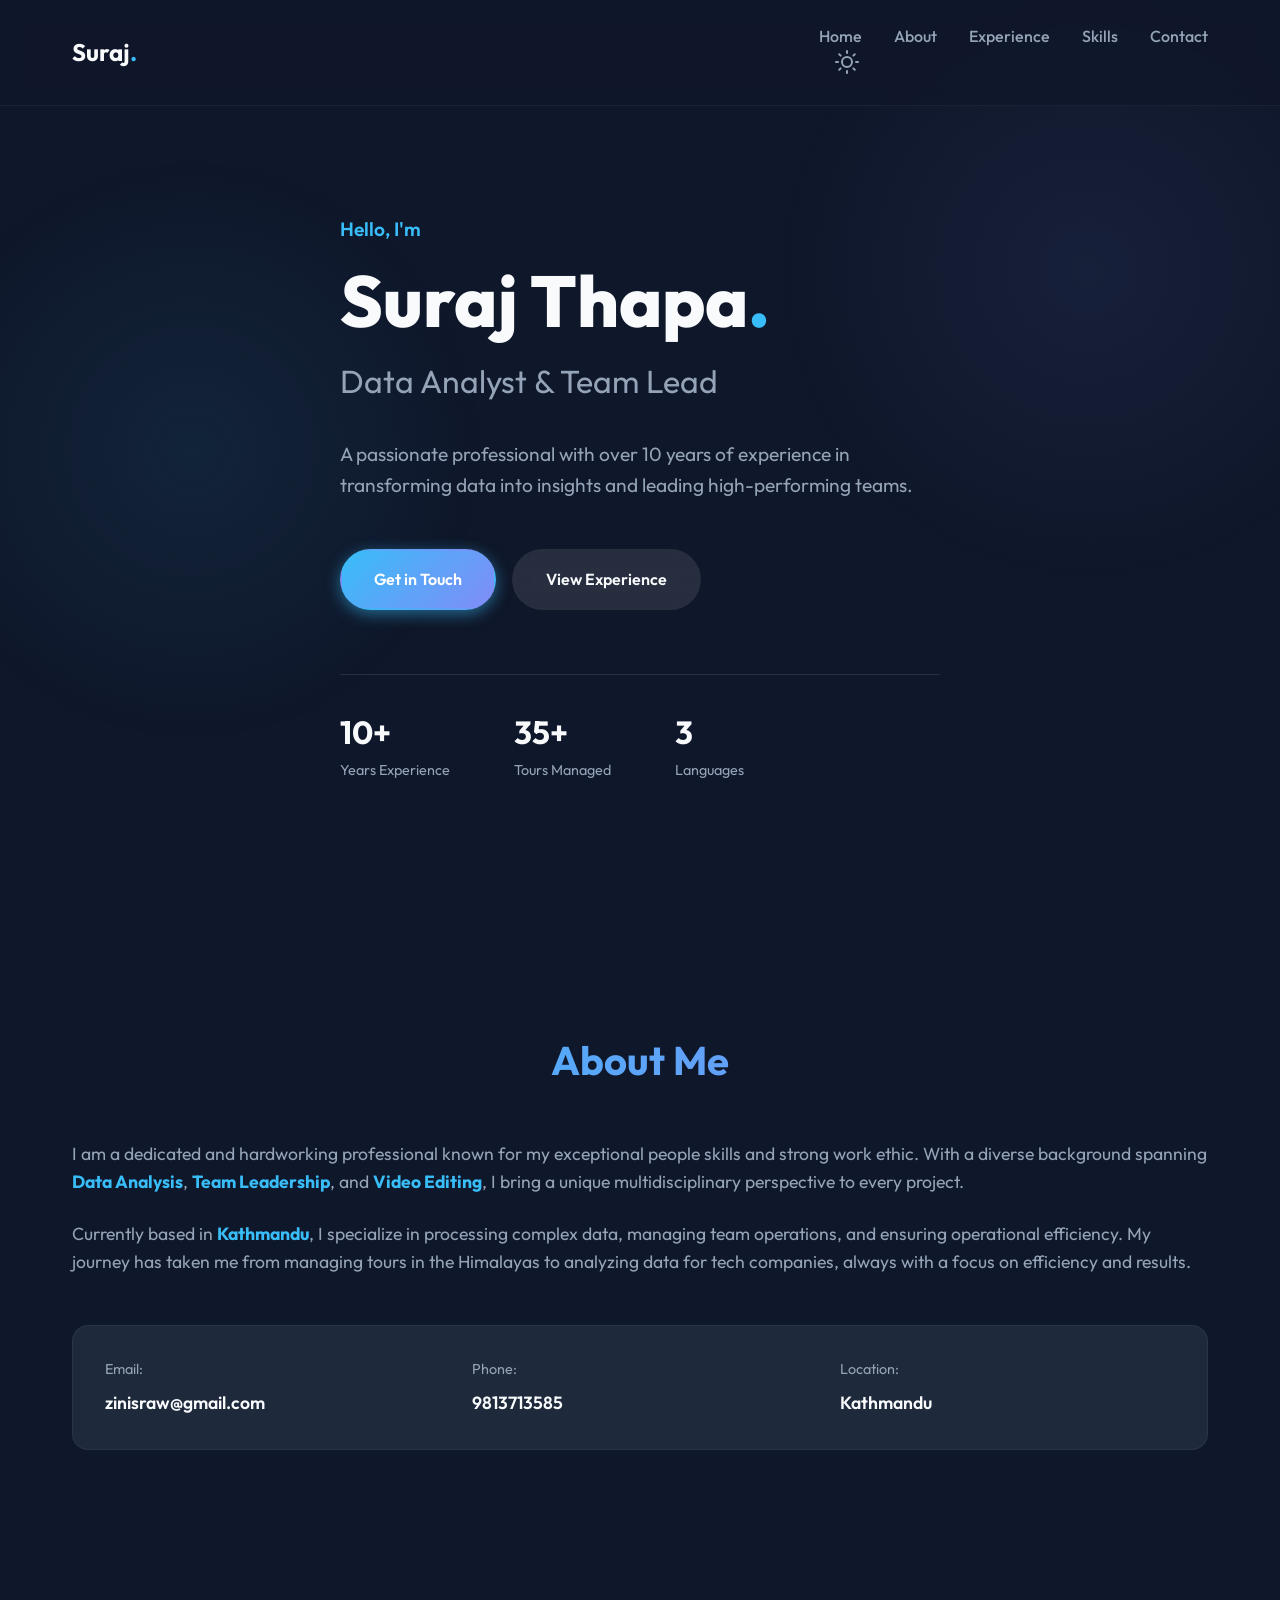
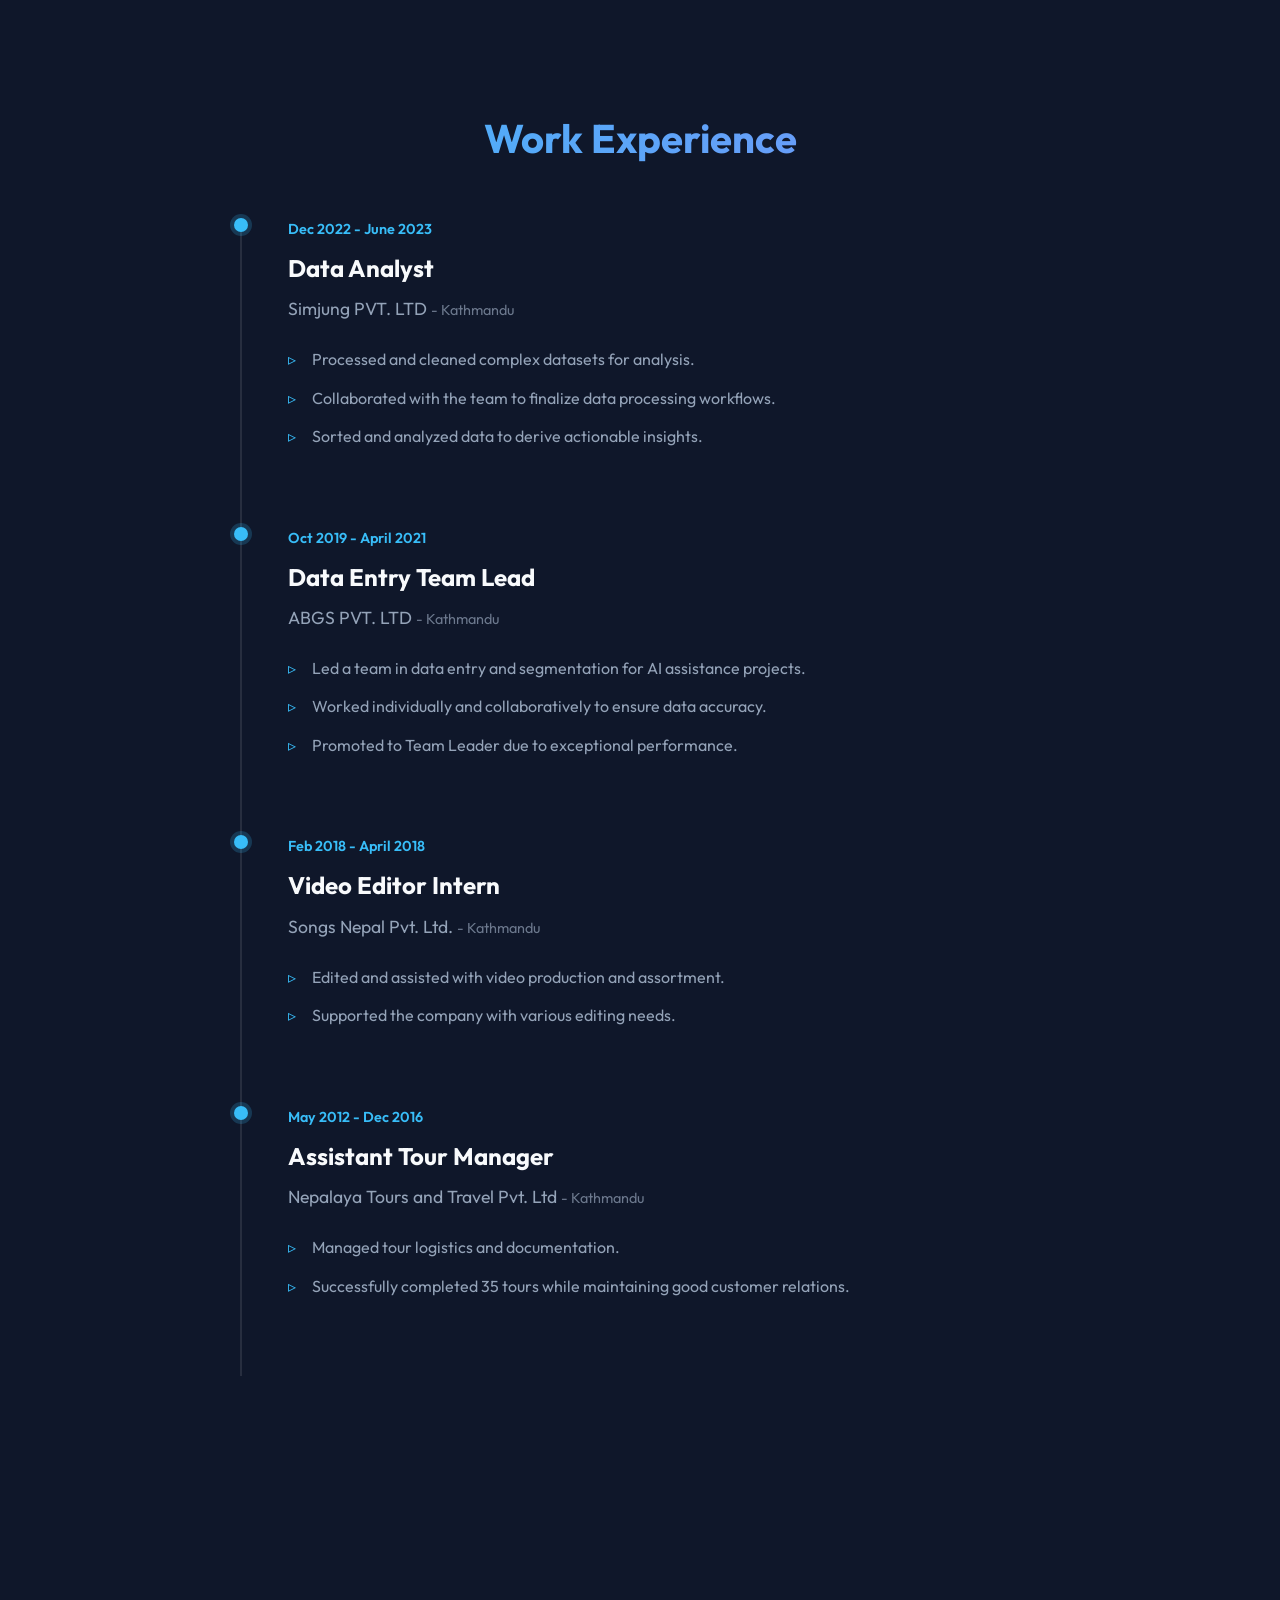
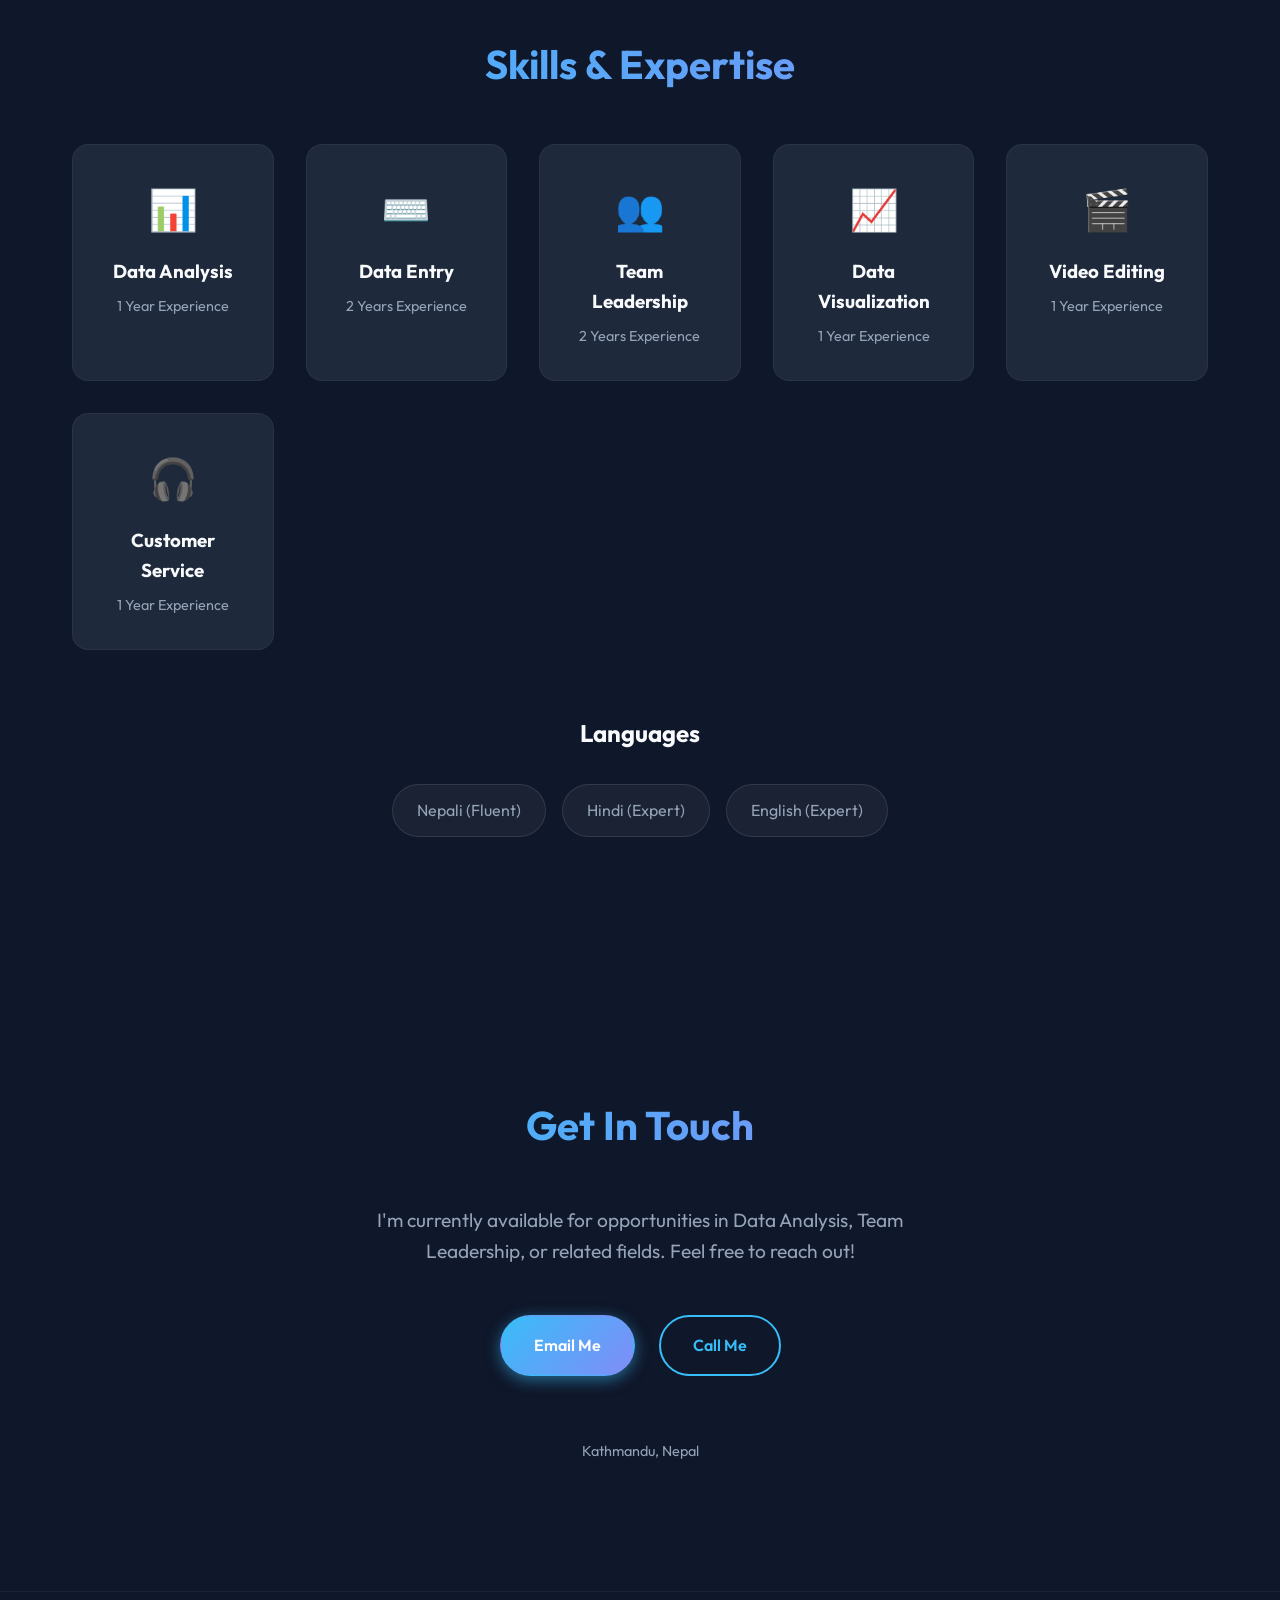
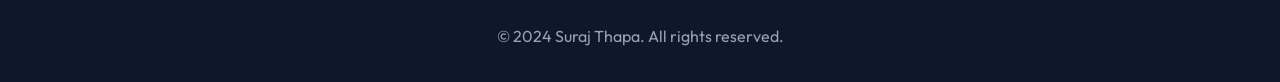
<file: index.html>
<!DOCTYPE html>
<html lang="en">

<head>
    <meta charset="UTF-8">
    <meta name="viewport" content="width=device-width, initial-scale=1.0">
    <title>Suraj Thapa | Data Analyst & Team Lead</title>
    <meta name="description"
        content="Portfolio of Suraj Thapa, a Data Analyst and Team Lead with over 10 years of experience.">
    <link rel="preconnect" href="https://fonts.googleapis.com">
    <link rel="preconnect" href="https://fonts.gstatic.com" crossorigin>
    <link href="https://fonts.googleapis.com/css2?family=Outfit:wght@300;400;500;600;700;800&display=swap"
        rel="stylesheet">
    <link rel="stylesheet" href="style.css">
</head>

<body>
    <div class="background-gradient"></div>

    <header class="header">
        <div class="container header-container">
            <a href="#" class="logo">Suraj<span class="accent">.</span></a>
            <nav class="nav">
                <ul class="nav-list">
                    <li><a href="#home" class="nav-link">Home</a></li>
                    <li><a href="#about" class="nav-link">About</a></li>
                    <li><a href="#experience" class="nav-link">Experience</a></li>
                    <li><a href="#skills" class="nav-link">Skills</a></li>
                    <li><a href="#contact" class="nav-link">Contact</a></li>
                </ul>
                <button class="theme-toggle" aria-label="Toggle theme">
                    <svg class="icon-sun" xmlns="http://www.w3.org/2000/svg" width="24" height="24" viewBox="0 0 24 24"
                        fill="none" stroke="currentColor" stroke-width="2" stroke-linecap="round"
                        stroke-linejoin="round">
                        <circle cx="12" cy="12" r="5"></circle>
                        <line x1="12" y1="1" x2="12" y2="3"></line>
                        <line x1="12" y1="21" x2="12" y2="23"></line>
                        <line x1="4.22" y1="4.22" x2="5.64" y2="5.64"></line>
                        <line x1="18.36" y1="18.36" x2="19.78" y2="19.78"></line>
                        <line x1="1" y1="12" x2="3" y2="12"></line>
                        <line x1="21" y1="12" x2="23" y2="12"></line>
                        <line x1="4.22" y1="19.78" x2="5.64" y2="18.36"></line>
                        <line x1="18.36" y1="5.64" x2="19.78" y2="4.22"></line>
                    </svg>
                </button>
                <button class="mobile-menu-btn" aria-label="Menu">
                    <span class="bar"></span>
                    <span class="bar"></span>
                </button>
            </nav>
        </div>
    </header>

    <main>
        <section id="home" class="hero">
            <div class="container hero-content">
                <p class="hero-greeting">Hello, I'm</p>
                <h1 class="hero-title">Suraj Thapa<span class="accent">.</span></h1>
                <h2 class="hero-subtitle">Data Analyst & Team Lead</h2>
                <p class="hero-desc">A passionate professional with over 10 years of experience in transforming data
                    into insights and leading high-performing teams.</p>
                <div class="hero-cta">
                    <a href="#contact" class="btn btn-primary">Get in Touch</a>
                    <a href="#experience" class="btn btn-secondary">View Experience</a>
                </div>
                <div class="hero-stats">
                    <div class="stat-item">
                        <span class="stat-number">10+</span>
                        <span class="stat-label">Years Experience</span>
                    </div>
                    <div class="stat-item">
                        <span class="stat-number">35+</span>
                        <span class="stat-label">Tours Managed</span>
                    </div>
                    <div class="stat-item">
                        <span class="stat-number">3</span>
                        <span class="stat-label">Languages</span>
                    </div>
                </div>
            </div>
        </section>

        <section id="about" class="section about">
            <div class="container about-container">
                <div class="about-content">
                    <h2 class="section-title">About Me</h2>
                    <p class="about-text">
                        I am a dedicated and hardworking professional known for my exceptional people skills and strong
                        work ethic.
                        With a diverse background spanning <strong>Data Analysis</strong>, <strong>Team
                            Leadership</strong>, and <strong>Video Editing</strong>,
                        I bring a unique multidisciplinary perspective to every project.
                    </p>
                    <p class="about-text">
                        Currently based in <strong>Kathmandu</strong>, I specialize in processing complex data, managing
                        team operations, and ensuring operational efficiency.
                        My journey has taken me from managing tours in the Himalayas to analyzing data for tech
                        companies, always with a focus on efficiency and results.
                    </p>
                    <div class="personal-info">
                        <div class="info-item">
                            <span class="info-label">Email:</span>
                            <span class="info-value">zinisraw@gmail.com</span>
                        </div>
                        <div class="info-item">
                            <span class="info-label">Phone:</span>
                            <span class="info-value">9813713585</span>
                        </div>
                        <div class="info-item">
                            <span class="info-label">Location:</span>
                            <span class="info-value">Kathmandu</span>
                        </div>
                    </div>
                </div>
            </div>
        </section>

        <section id="experience" class="section experience">
            <div class="container">
                <h2 class="section-title">Work Experience</h2>
                <div class="timeline">
                    <!-- Job 1 -->
                    <div class="timeline-item">
                        <div class="timeline-date">Dec 2022 - June 2023</div>
                        <div class="timeline-content">
                            <h3 class="timeline-role">Data Analyst</h3>
                            <h4 class="timeline-company">Simjung PVT. LTD <span class="location">- Kathmandu</span></h4>
                            <ul class="timeline-tasks">
                                <li>Processed and cleaned complex datasets for analysis.</li>
                                <li>Collaborated with the team to finalize data processing workflows.</li>
                                <li>Sorted and analyzed data to derive actionable insights.</li>
                            </ul>
                        </div>
                    </div>
                    <!-- Job 2 -->
                    <div class="timeline-item">
                        <div class="timeline-date">Oct 2019 - April 2021</div>
                        <div class="timeline-content">
                            <h3 class="timeline-role">Data Entry Team Lead</h3>
                            <h4 class="timeline-company">ABGS PVT. LTD <span class="location">- Kathmandu</span></h4>
                            <ul class="timeline-tasks">
                                <li>Led a team in data entry and segmentation for AI assistance projects.</li>
                                <li>Worked individually and collaboratively to ensure data accuracy.</li>
                                <li>Promoted to Team Leader due to exceptional performance.</li>
                            </ul>
                        </div>
                    </div>
                    <!-- Job 4 -->
                    <div class="timeline-item">
                        <div class="timeline-date">Feb 2018 - April 2018</div>
                        <div class="timeline-content">
                            <h3 class="timeline-role">Video Editor Intern</h3>
                            <h4 class="timeline-company">Songs Nepal Pvt. Ltd. <span class="location">- Kathmandu</span>
                            </h4>
                            <ul class="timeline-tasks">
                                <li>Edited and assisted with video production and assortment.</li>
                                <li>Supported the company with various editing needs.</li>
                            </ul>
                        </div>
                    </div>
                    <!-- Job 6 -->
                    <div class="timeline-item">
                        <div class="timeline-date">May 2012 - Dec 2016</div>
                        <div class="timeline-content">
                            <h3 class="timeline-role">Assistant Tour Manager</h3>
                            <h4 class="timeline-company">Nepalaya Tours and Travel Pvt. Ltd <span class="location">-
                                    Kathmandu</span></h4>
                            <ul class="timeline-tasks">
                                <li>Managed tour logistics and documentation.</li>
                                <li>Successfully completed 35 tours while maintaining good customer relations.</li>
                            </ul>
                        </div>
                    </div>
                </div>
            </div>
        </section>

        <section id="skills" class="section skills">
            <div class="container">
                <h2 class="section-title">Skills & Expertise</h2>
                <div class="skills-grid">
                    <div class="skill-card">
                        <div class="skill-icon">📊</div>
                        <h3 class="skill-name">Data Analysis</h3>
                        <p class="skill-level">1 Year Experience</p>
                    </div>
                    <div class="skill-card">
                        <div class="skill-icon">⌨️</div>
                        <h3 class="skill-name">Data Entry</h3>
                        <p class="skill-level">2 Years Experience</p>
                    </div>
                    <div class="skill-card">
                        <div class="skill-icon">👥</div>
                        <h3 class="skill-name">Team Leadership</h3>
                        <p class="skill-level">2 Years Experience</p>
                    </div>
                    <div class="skill-card">
                        <div class="skill-icon">📈</div>
                        <h3 class="skill-name">Data Visualization</h3>
                        <p class="skill-level">1 Year Experience</p>
                    </div>
                    <div class="skill-card">
                        <div class="skill-icon">🎬</div>
                        <h3 class="skill-name">Video Editing</h3>
                        <p class="skill-level">1 Year Experience</p>
                    </div>
                    <div class="skill-card">
                        <div class="skill-icon">🎧</div>
                        <h3 class="skill-name">Customer Service</h3>
                        <p class="skill-level">1 Year Experience</p>
                    </div>
                </div>

                <div class="languages-section">
                    <h3 class="subsection-title">Languages</h3>
                    <div class="languages-list">
                        <span class="language-tag">Nepali (Fluent)</span>
                        <span class="language-tag">Hindi (Expert)</span>
                        <span class="language-tag">English (Expert)</span>
                    </div>
                </div>
            </div>
        </section>

        <section id="contact" class="section contact">
            <div class="container">
                <div class="contact-wrapper">
                    <h2 class="section-title">Get In Touch</h2>
                    <p class="contact-text">
                        I'm currently available for opportunities in Data Analysis, Team Leadership, or related fields.
                        Feel free to reach out!
                    </p>
                    <div class="contact-actions">
                        <a href="mailto:zinisraw@gmail.com" class="btn btn-primary">Email Me</a>
                        <a href="tel:9813713585" class="btn btn-outline">Call Me</a>
                    </div>

                    <div class="footer-info">
                        <p>Kathmandu, Nepal</p>
                    </div>
                </div>
            </div>
        </section>
    </main>

    <footer class="footer">
        <div class="container">
            <p class="copyright">© 2024 Suraj Thapa. All rights reserved.</p>
        </div>
    </footer>

    <script src="script.js"></script>
</body>

</html>
</file>
<file: style.css>
:root {
    /* Colors */
    --bg-primary: #0f172a;
    --bg-secondary: #1e293b;
    --text-primary: #f8fafc;
    --text-secondary: #94a3b8;
    --accent: #38bdf8;
    --accent-glow: rgba(56, 189, 248, 0.5);
    --gradient-1: #38bdf8;
    --gradient-2: #818cf8;
    
    /* Spacing */
    --container-padding: 2rem;
    --section-spacing: 8rem;
    
    /* Transitions */
    --transition: all 0.3s ease;
}

* {
    margin: 0;
    padding: 0;
    box-sizing: border-box;
}

html {
    scroll-behavior: smooth;
}

body {
    font-family: 'Outfit', sans-serif;
    background-color: var(--bg-primary);
    color: var(--text-primary);
    line-height: 1.6;
    overflow-x: hidden;
}

/* Utilities */
.container {
    max-width: 1200px;
    margin: 0 auto;
    padding: 0 var(--container-padding);
}

.btn {
    display: inline-block;
    padding: 1rem 2rem;
    border-radius: 50px;
    font-weight: 600;
    text-decoration: none;
    transition: var(--transition);
    cursor: pointer;
    border: 2px solid transparent;
}

.btn-primary {
    background: linear-gradient(135deg, var(--gradient-1), var(--gradient-2));
    color: white;
    box-shadow: 0 4px 15px var(--accent-glow);
}

.btn-primary:hover {
    transform: translateY(-2px);
    box-shadow: 0 8px 25px var(--accent-glow);
}

.btn-secondary {
    background: rgba(255, 255, 255, 0.1);
    color: var(--text-primary);
    backdrop-filter: blur(10px);
}

.btn-secondary:hover {
    background: rgba(255, 255, 255, 0.2);
    transform: translateY(-2px);
}

.btn-outline {
    border-color: var(--accent);
    color: var(--accent);
}

.btn-outline:hover {
    background: var(--accent);
    color: white;
}

.section {
    padding: var(--section-spacing) 0;
}

.section-title {
    font-size: 2.5rem;
    margin-bottom: 3rem;
    text-align: center;
    background: linear-gradient(to right, var(--gradient-1), var(--gradient-2));
    -webkit-background-clip: text;
    -webkit-text-fill-color: transparent;
}

.accent {
    color: var(--accent);
}

/* Header */
.header {
    position: fixed;
    top: 0;
    left: 0;
    width: 100%;
    z-index: 1000;
    padding: 1.5rem 0;
    background: rgba(15, 23, 42, 0.8);
    backdrop-filter: blur(10px);
    border-bottom: 1px solid rgba(255, 255, 255, 0.05);
}

.header-container {
    display: flex;
    justify-content: space-between;
    align-items: center;
}

.logo {
    font-size: 1.5rem;
    font-weight: 700;
    color: var(--text-primary);
    text-decoration: none;
}

.nav-list {
    display: flex;
    gap: 2rem;
    list-style: none;
}

.nav-link {
    color: var(--text-secondary);
    text-decoration: none;
    font-weight: 500;
    transition: var(--transition);
}

.nav-link:hover {
    color: var(--accent);
}

.mobile-menu-btn {
    display: none;
    background: none;
    border: none;
    cursor: pointer;
}

.theme-toggle {
    background: none;
    border: none;
    color: var(--text-secondary);
    cursor: pointer;
    margin-left: 1rem;
}

/* Hero */
.hero {
    padding-top: 12rem;
    padding-bottom: 6rem;
    min-height: 100vh;
    display: flex;
    align-items: center;
    position: relative;
}

.hero-content {
    max-width: 800px;
}

.hero-greeting {
    color: var(--accent);
    font-weight: 600;
    margin-bottom: 1rem;
    font-size: 1.2rem;
}

.hero-title {
    font-size: 4.5rem;
    line-height: 1.1;
    margin-bottom: 1rem;
    font-weight: 800;
}

.hero-subtitle {
    font-size: 2rem;
    color: var(--text-secondary);
    margin-bottom: 2rem;
    font-weight: 400;
}

.hero-desc {
    font-size: 1.2rem;
    color: var(--text-secondary);
    margin-bottom: 3rem;
    max-width: 600px;
}

.hero-cta {
    display: flex;
    gap: 1rem;
    margin-bottom: 4rem;
}

.hero-stats {
    display: flex;
    gap: 4rem;
    padding-top: 2rem;
    border-top: 1px solid rgba(255, 255, 255, 0.1);
}

.stat-item {
    display: flex;
    flex-direction: column;
}

.stat-number {
    font-size: 2rem;
    font-weight: 700;
    color: var(--text-primary);
}

.stat-label {
    font-size: 0.9rem;
    color: var(--text-secondary);
}

/* About */
.about-container {
    display: grid;
    gap: 4rem;
}

.about-text {
    font-size: 1.1rem;
    color: var(--text-secondary);
    margin-bottom: 1.5rem;
}

.about-text strong {
    color: var(--accent);
}

.personal-info {
    display: grid;
    grid-template-columns: repeat(auto-fit, minmax(200px, 1fr));
    gap: 2rem;
    margin-top: 3rem;
    padding: 2rem;
    background: var(--bg-secondary);
    border-radius: 1rem;
    border: 1px solid rgba(255, 255, 255, 0.05);
}

.info-label {
    display: block;
    font-size: 0.9rem;
    color: var(--text-secondary);
    margin-bottom: 0.5rem;
}

.info-value {
    font-size: 1.1rem;
    font-weight: 600;
    color: var(--text-primary);
}

/* Experience Timeline */
.timeline {
    position: relative;
    max-width: 800px;
    margin: 0 auto;
}

.timeline::before {
    content: '';
    position: absolute;
    left: 0;
    top: 0;
    height: 100%;
    width: 2px;
    background: rgba(255, 255, 255, 0.1);
}

.timeline-item {
    position: relative;
    padding-left: 3rem;
    padding-bottom: 4rem;
}

.timeline-item::before {
    content: '';
    position: absolute;
    left: -6px;
    top: 0;
    width: 14px;
    height: 14px;
    border-radius: 50%;
    background: var(--accent);
    box-shadow: 0 0 0 4px rgba(56, 189, 248, 0.2);
}

.timeline-date {
    font-size: 0.9rem;
    color: var(--accent);
    margin-bottom: 0.5rem;
    font-weight: 600;
}

.timeline-role {
    font-size: 1.5rem;
    margin-bottom: 0.5rem;
}

.timeline-company {
    font-size: 1.1rem;
    color: var(--text-secondary);
    margin-bottom: 1.5rem;
    font-weight: 400;
}

.location {
    font-size: 0.9rem;
    opacity: 0.7;
}

.timeline-tasks {
    list-style: none;
}

.timeline-tasks li {
    position: relative;
    padding-left: 1.5rem;
    margin-bottom: 0.8rem;
    color: var(--text-secondary);
}

.timeline-tasks li::before {
    content: '▹';
    position: absolute;
    left: 0;
    color: var(--accent);
}

/* Skills */
.skills-grid {
    display: grid;
    grid-template-columns: repeat(auto-fit, minmax(200px, 1fr));
    gap: 2rem;
    margin-bottom: 4rem;
}

.skill-card {
    background: var(--bg-secondary);
    padding: 2rem;
    border-radius: 1rem;
    text-align: center;
    transition: var(--transition);
    border: 1px solid rgba(255, 255, 255, 0.05);
}

.skill-card:hover {
    transform: translateY(-5px);
    border-color: var(--accent);
}

.skill-icon {
    font-size: 2.5rem;
    margin-bottom: 1rem;
}

.skill-name {
    margin-bottom: 0.5rem;
}

.skill-level {
    font-size: 0.9rem;
    color: var(--text-secondary);
}

.subsection-title {
    text-align: center;
    margin-bottom: 2rem;
    font-size: 1.5rem;
}

.languages-list {
    display: flex;
    justify-content: center;
    gap: 1rem;
    flex-wrap: wrap;
}

.language-tag {
    padding: 0.8rem 1.5rem;
    background: rgba(255, 255, 255, 0.05);
    border-radius: 50px;
    border: 1px solid rgba(255, 255, 255, 0.1);
    color: var(--text-secondary);
}

/* Contact */
.contact-wrapper {
    text-align: center;
    max-width: 600px;
    margin: 0 auto;
}

.contact-text {
    font-size: 1.2rem;
    color: var(--text-secondary);
    margin-bottom: 3rem;
}

.contact-actions {
    display: flex;
    justify-content: center;
    gap: 1.5rem;
    margin-bottom: 4rem;
}

.footer-info {
    color: var(--text-secondary);
    font-size: 0.9rem;
}

/* Footer */
.footer {
    padding: 2rem 0;
    text-align: center;
    border-top: 1px solid rgba(255, 255, 255, 0.05);
    color: var(--text-secondary);
}

/* Background */
.background-gradient {
    position: fixed;
    top: 0;
    left: 0;
    width: 100%;
    height: 100%;
    z-index: -1;
    background: 
        radial-gradient(circle at 15% 50%, rgba(56, 189, 248, 0.08), transparent 25%),
        radial-gradient(circle at 85% 30%, rgba(129, 140, 248, 0.08), transparent 25%);
}

/* Responsive */
@media (max-width: 768px) {
    .hero-title {
        font-size: 3rem;
    }
    
    .hero-stats {
        flex-direction: column;
        gap: 2rem;
    }
    
    .nav-list {
        display: none;
    }
    
    .mobile-menu-btn {
        display: block;
    }
    
    .timeline::before {
        left: 20px;
    }
    
    .timeline-item {
        padding-left: 3rem;
    }
    
    .timeline-item::before {
        left: 14px;
    }
}
</file>
